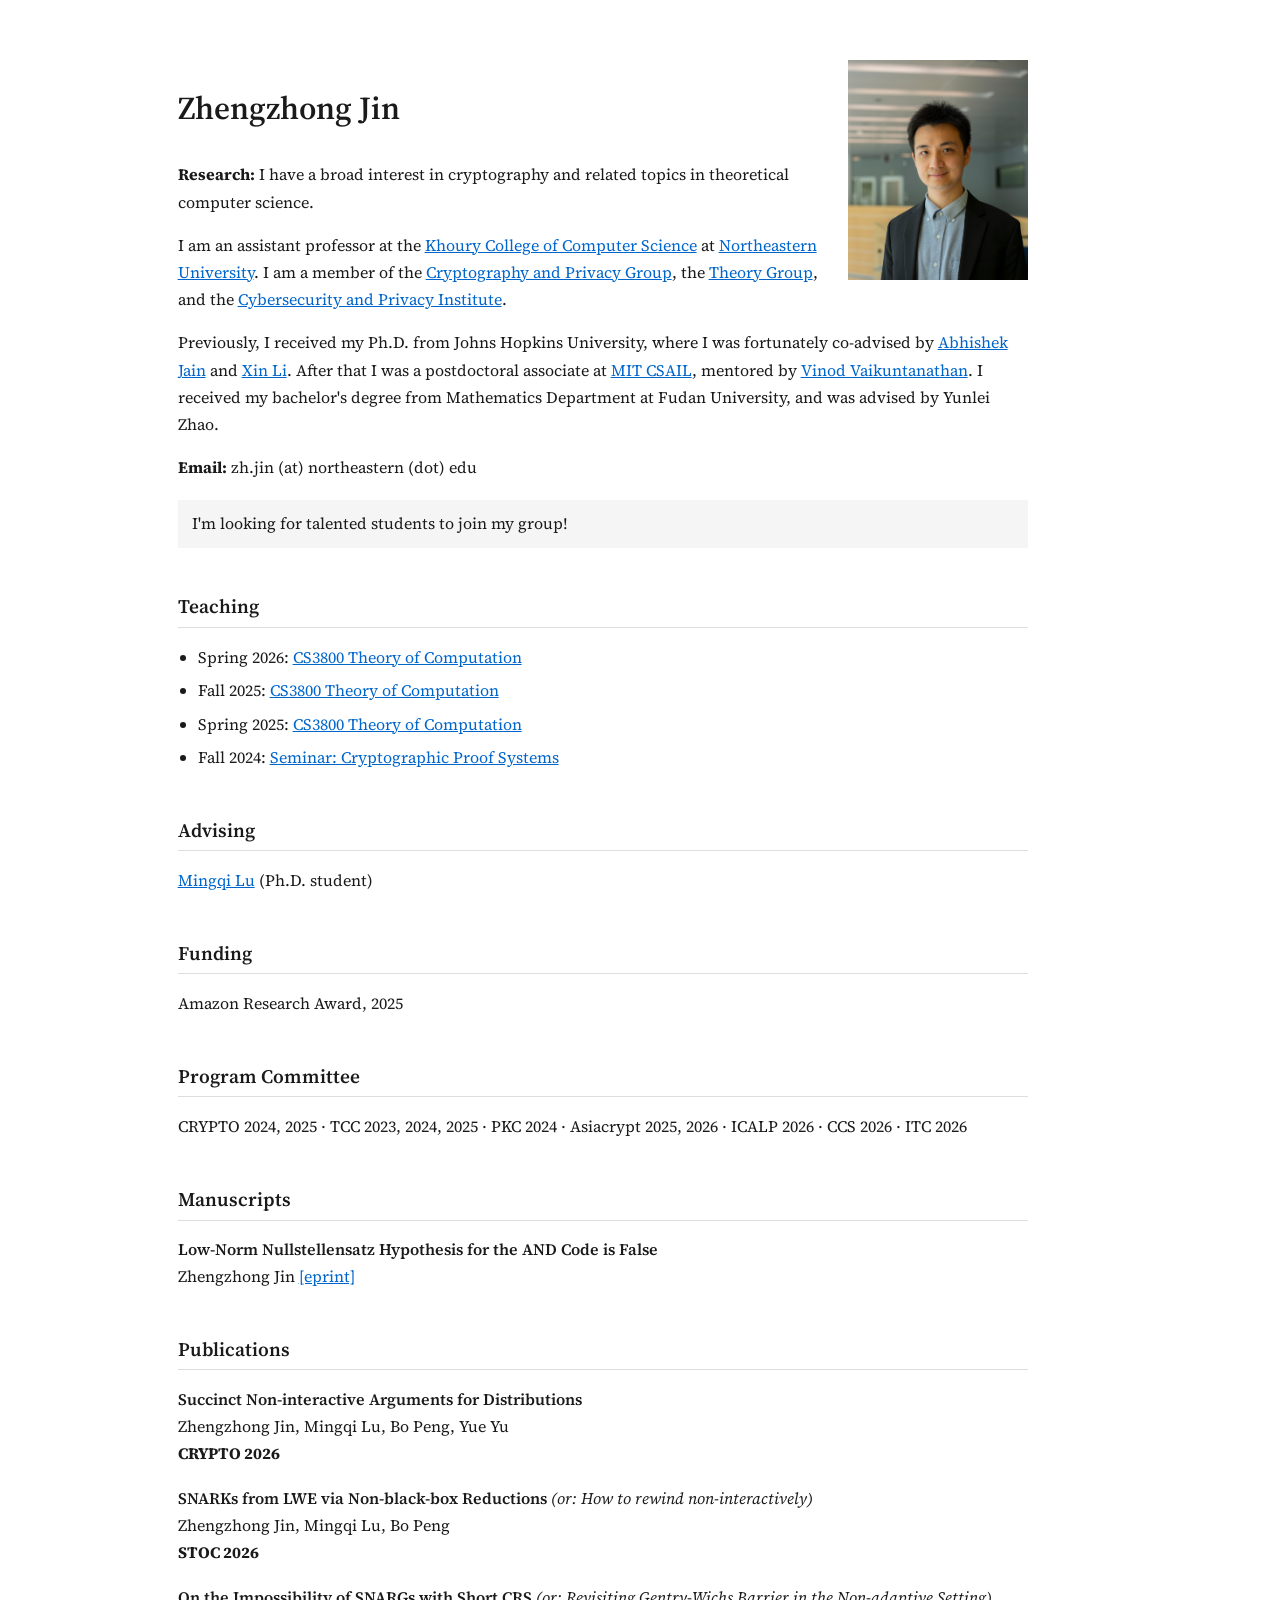
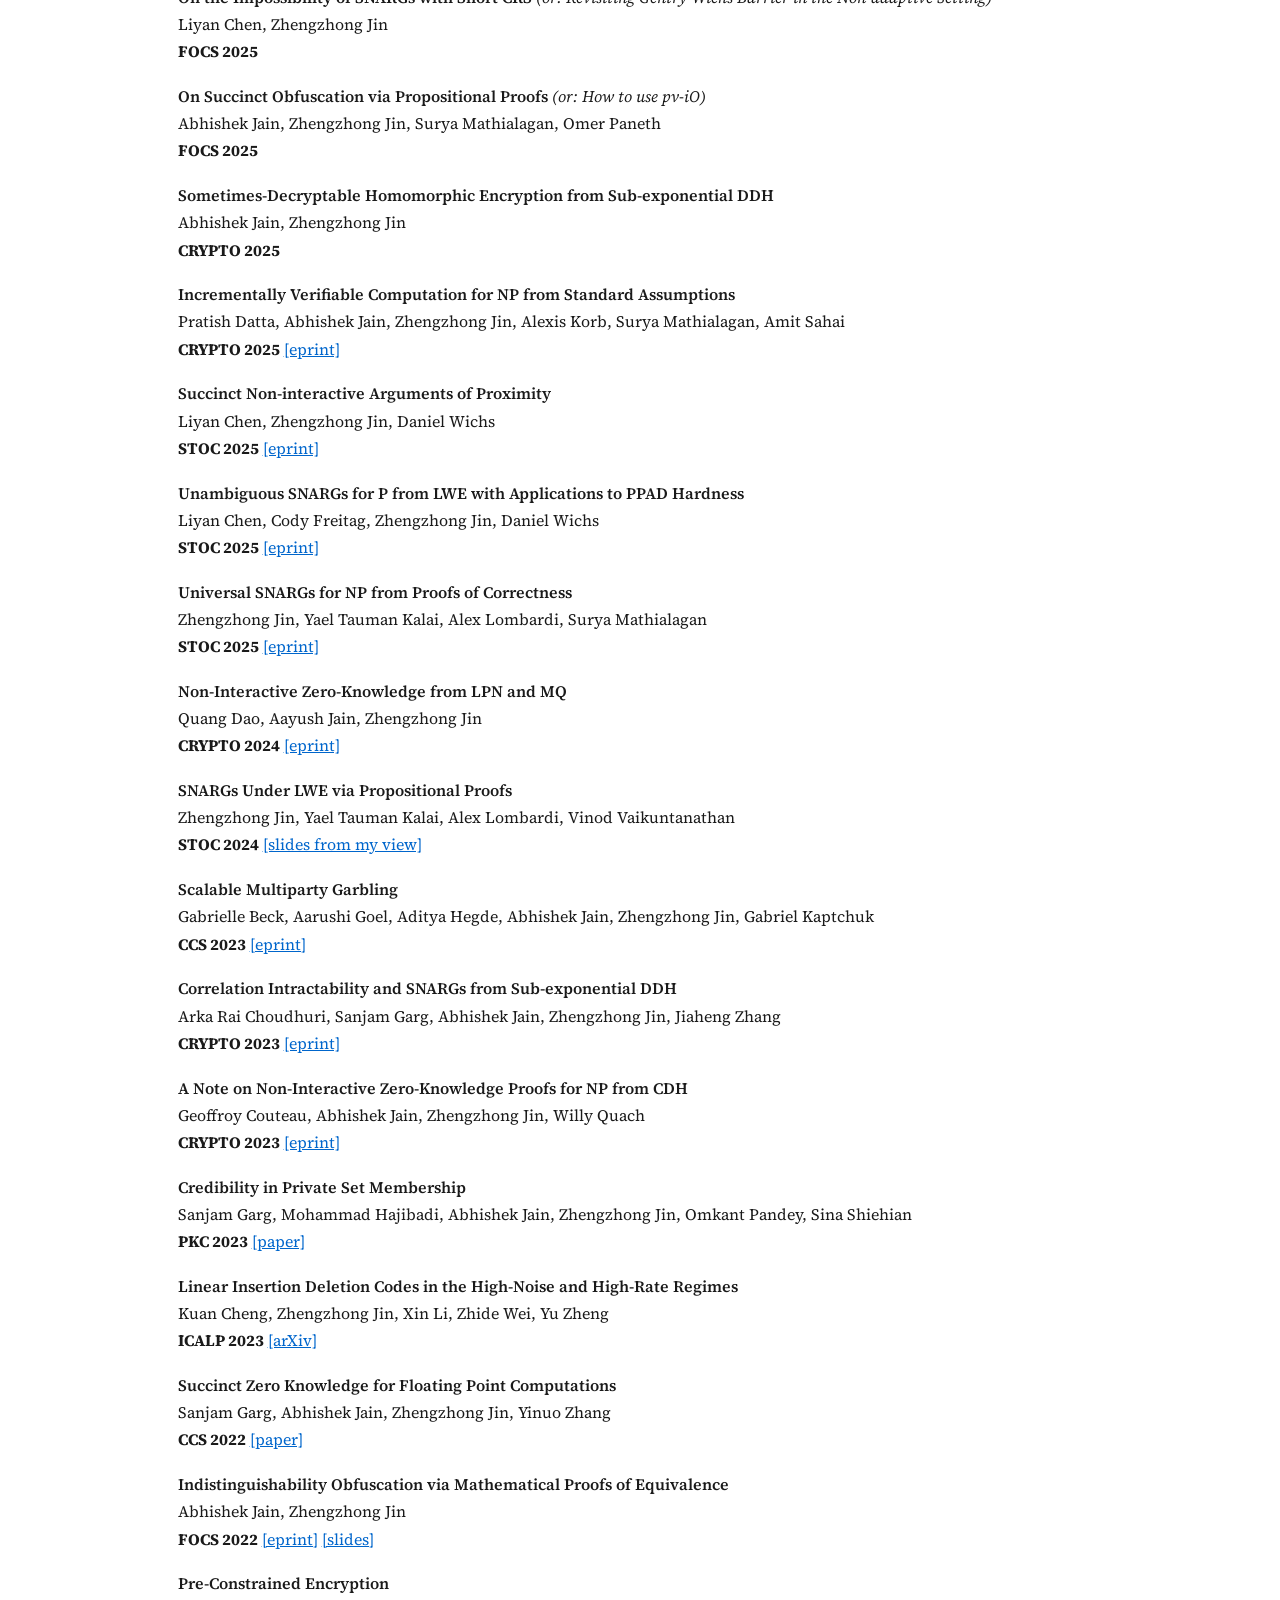
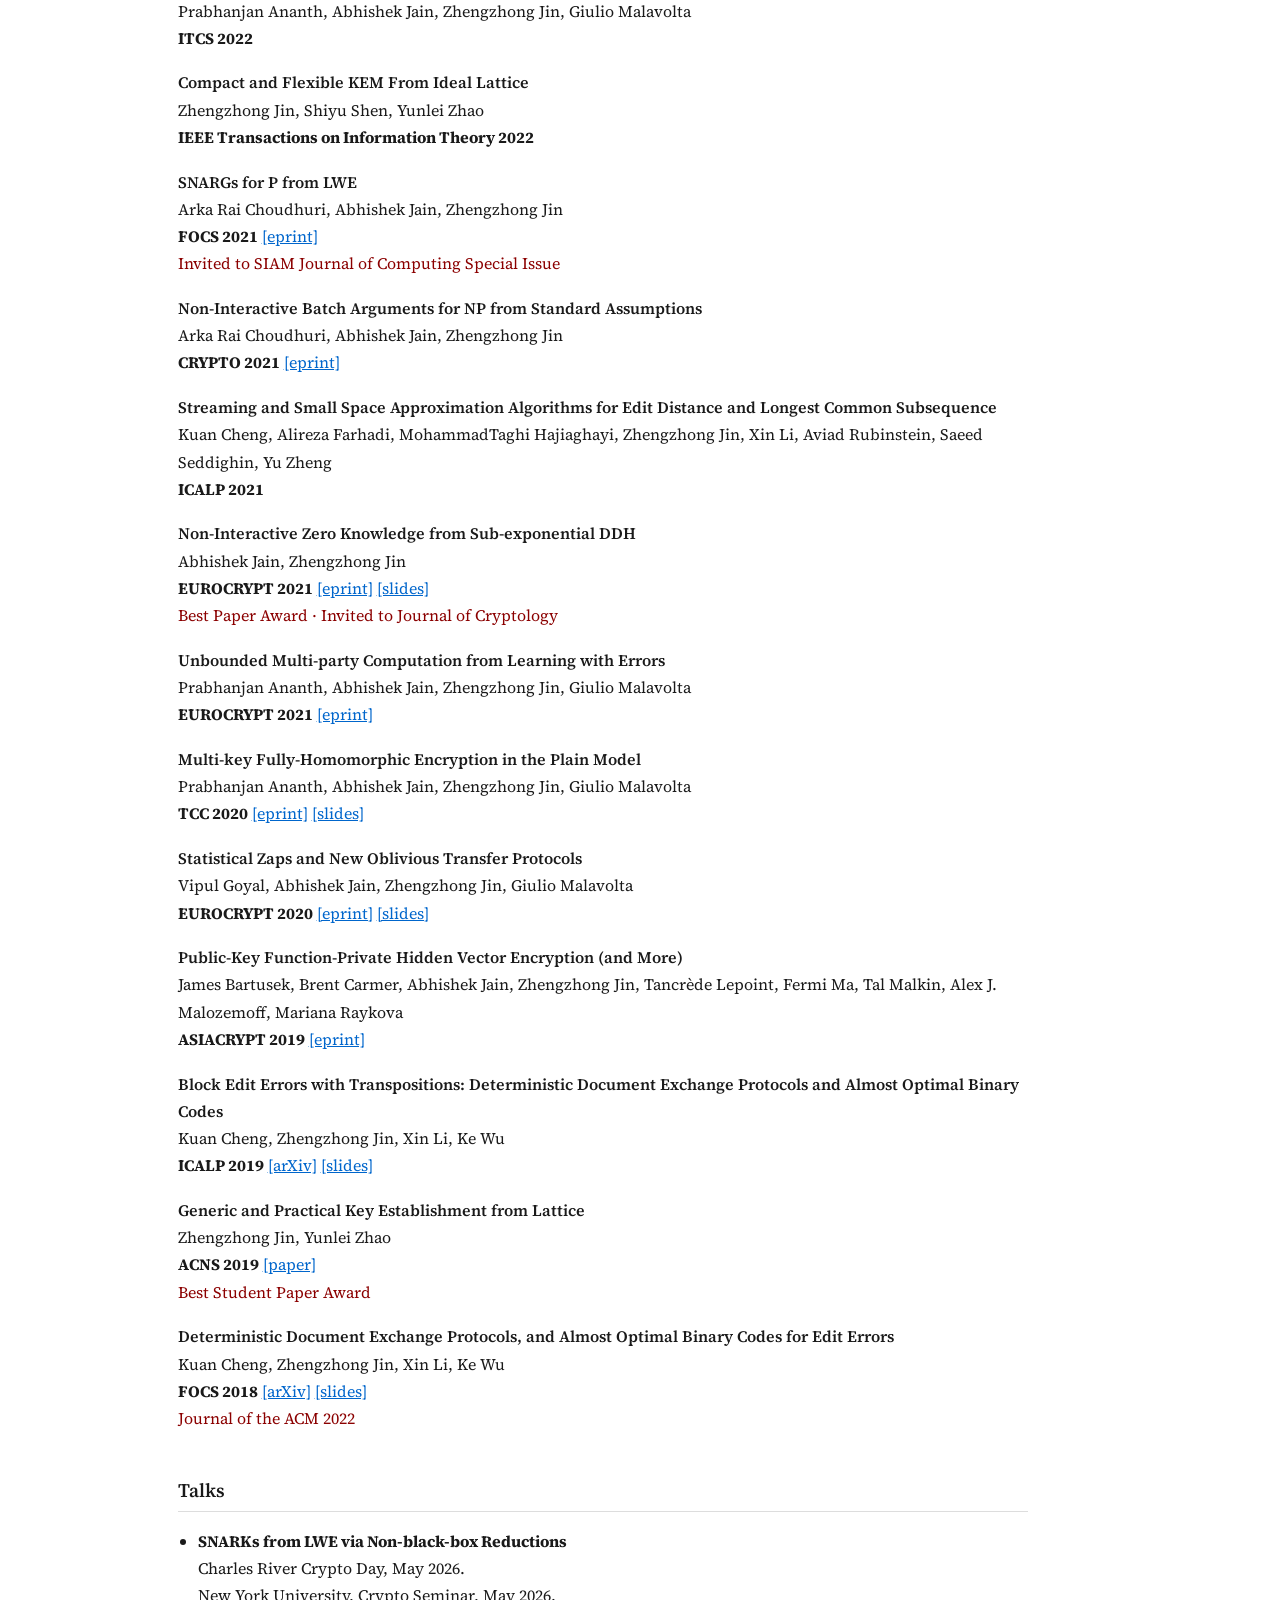
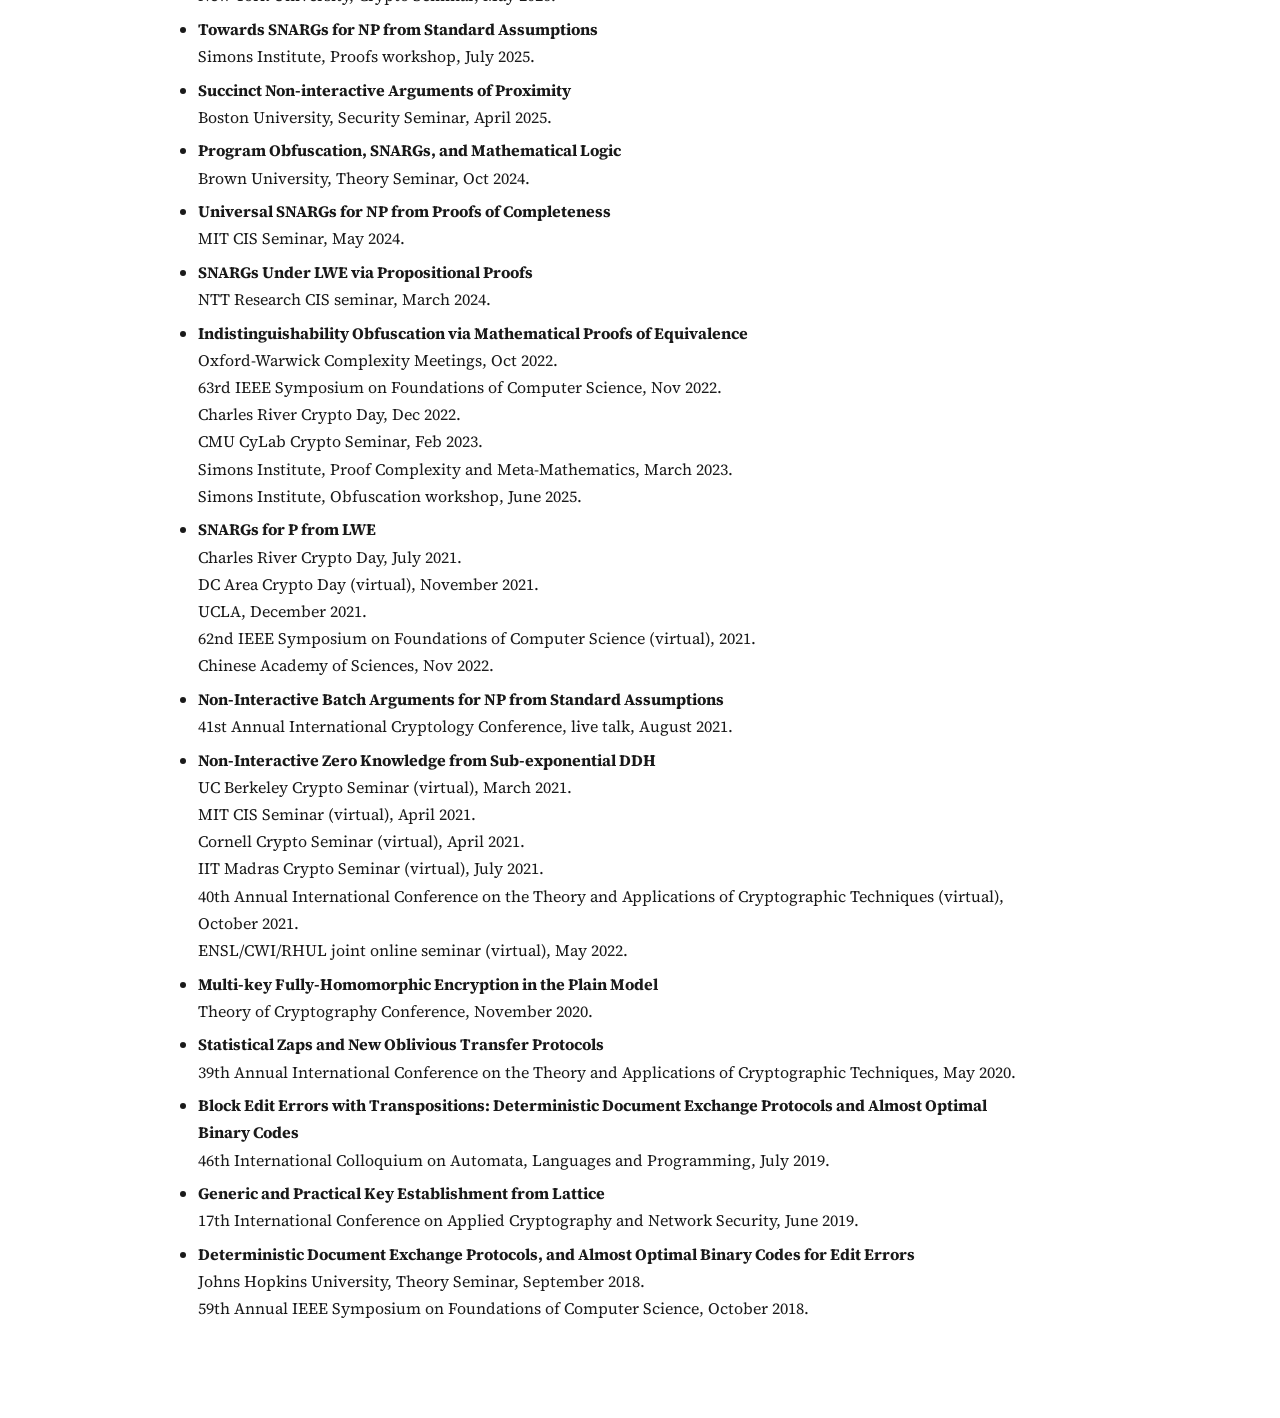
<file: docs/index.html>
<!DOCTYPE html>
<html lang="en">
<head>
    <meta charset="UTF-8">
    <meta name="viewport" content="width=device-width, initial-scale=1.0">
    <title>Zhengzhong Jin</title>
    <link rel="preconnect" href="https://fonts.googleapis.com">
    <link rel="preconnect" href="https://fonts.gstatic.com" crossorigin>
    <link href="https://fonts.googleapis.com/css2?family=Source+Serif+4:ital,wght@0,400;0,600;1,400&display=swap" rel="stylesheet">
    <style>
        body {
            font-family: 'Source Serif 4', Georgia, serif;
            max-width: 850px;
            margin: 0 auto 0 12%;
            padding: 60px 24px 80px;
            line-height: 1.7;
            color: #1a1a1a;
            background: #fff;
        }
        a { color: #0066cc; }
        h1 { 
            font-size: 2em; 
            font-weight: 600;
            margin-bottom: 0.8em;
        }
        h2 { 
            font-size: 1.2em;
            font-weight: 600;
            margin-top: 2.2em;
            margin-bottom: 0.8em;
            border-bottom: 1px solid #ddd;
            padding-bottom: 4px;
        }
        img { 
            width: 180px; 
            height: 220px;
            float: right; 
            margin: 0 0 20px 28px; 
            object-fit: cover;
            object-position: 76% 15%;
        }
        .pub { margin-bottom: 1.1em; }
        .pub-title { font-weight: 600; }
        .pub-subtitle { font-style: italic; }
        .pub-award { color: #8b0000; }
        .note { 
            background: #f5f5f5;
            padding: 10px 14px; 
            margin: 1.2em 0;
        }
        ul { padding-left: 20px; }
        li { margin-bottom: 0.4em; }
        @media (max-width: 600px) {
            img { float: none; display: block; margin: 0 auto 20px; }
        }
    </style>
</head>
<body>

<img src="photo1.jpg" alt="Zhengzhong Jin">

<h1>Zhengzhong Jin</h1>

<p><b>Research:</b> I have a broad interest in cryptography and related topics in theoretical computer science.</p>

<p>I am an assistant professor at the <a href="https://www.khoury.northeastern.edu/">Khoury College of Computer Science</a> at <a href="https://www.northeastern.edu/">Northeastern University</a>. I am a member of the <a href="https://neucrypt.github.io/">Cryptography and Privacy Group</a>, the <a href="https://www2.ccs.neu.edu/theory/">Theory Group</a>, and the <a href="https://cyber.northeastern.edu/">Cybersecurity and Privacy Institute</a>.</p>

<p>Previously, I received my Ph.D. from Johns Hopkins University, where I was fortunately co-advised by <a href="https://www.cs.jhu.edu/~abhishek/">Abhishek Jain</a> and <a href="https://www.cs.jhu.edu/~lixints/">Xin Li</a>. After that I was a postdoctoral associate at <a href="https://www.csail.mit.edu/">MIT CSAIL</a>, mentored by <a href="https://people.csail.mit.edu/vinodv/">Vinod Vaikuntanathan</a>. I received my bachelor's degree from Mathematics Department at Fudan University, and was advised by Yunlei Zhao.</p>

<p><b>Email:</b> zh.jin (at) northeastern (dot) edu</p>

<p class="note">I'm looking for talented students to join my group!</p>

<h2>Teaching</h2>
<ul>
    <li>Spring 2026: <a href="https://piazza.com/northeastern/spring2026/cs38005/home">CS3800 Theory of Computation</a></li>
    <li>Fall 2025: <a href="https://piazza.com/northeastern/fall2025/cs38004/home">CS3800 Theory of Computation</a></li>
    <li>Spring 2025: <a href="https://piazza.com/northeastern/spring2025/cs38003/home">CS3800 Theory of Computation</a></li>
    <li>Fall 2024: <a href="Seminar2024Fall.html">Seminar: Cryptographic Proof Systems</a></li>
</ul>

<h2>Advising</h2>
<p><a href="https://mingqilu.github.io/">Mingqi Lu</a> (Ph.D. student)</p>
<!-- <p>Previous interns: <a href="https://chen.liyan.site">Liyan Chen</a>, <a href="https://p-b-p-b.github.io/">Bo Peng</a></p> -->

<h2>Funding</h2>
<p>Amazon Research Award, 2025</p>

<h2>Program Committee</h2>
<p>CRYPTO 2024, 2025 · TCC 2023, 2024, 2025 · PKC 2024 · Asiacrypt 2025, 2026 · ICALP 2026 · CCS 2026 · ITC 2026</p>

<h2>Manuscripts</h2>

<div class="pub">
    <span class="pub-title">Low-Norm Nullstellensatz Hypothesis for the AND Code is False</span><br>
    Zhengzhong Jin <a href="https://eprint.iacr.org/2026/1087">[eprint]</a>
</div>

<h2>Publications</h2>

<!-- To add a new publication, copy this template:
<div class="pub">
    <span class="pub-title">TITLE</span><br>
    AUTHORS<br>
    <b>VENUE</b> <a href="LINK">[eprint]</a>
</div>
-->

<div class="pub">
    <span class="pub-title">Succinct Non-interactive Arguments for Distributions</span><br>
    Zhengzhong Jin, Mingqi Lu, Bo Peng, Yue Yu<br>
    <b>CRYPTO 2026</b> <!-- <a href="LINK">[eprint]</a> -->
</div>

<div class="pub">
    <span class="pub-title">SNARKs from LWE via Non-black-box Reductions</span>
    <span class="pub-subtitle">(or: How to rewind non-interactively)</span><br>
    Zhengzhong Jin, Mingqi Lu, Bo Peng<br>
    <b>STOC 2026</b> <!-- <a href="LINK">[eprint]</a> -->
</div>

<div class="pub">
    <span class="pub-title">On the Impossibility of SNARGs with Short CRS</span>
    <span class="pub-subtitle">(or: Revisiting Gentry-Wichs Barrier in the Non-adaptive Setting)</span><br>
    Liyan Chen, Zhengzhong Jin<br>
    <b>FOCS 2025</b>
</div>

<div class="pub">
    <span class="pub-title">On Succinct Obfuscation via Propositional Proofs</span>
    <span class="pub-subtitle">(or: How to use pv-iO)</span><br>
    Abhishek Jain, Zhengzhong Jin, Surya Mathialagan, Omer Paneth<br>
    <b>FOCS 2025</b>
</div>

<div class="pub">
    <span class="pub-title">Sometimes-Decryptable Homomorphic Encryption from Sub-exponential DDH</span><br>
    Abhishek Jain, Zhengzhong Jin<br>
    <b>CRYPTO 2025</b>
</div>

<div class="pub">
    <span class="pub-title">Incrementally Verifiable Computation for NP from Standard Assumptions</span><br>
    Pratish Datta, Abhishek Jain, Zhengzhong Jin, Alexis Korb, Surya Mathialagan, Amit Sahai<br>
    <b>CRYPTO 2025</b> <a href="https://eprint.iacr.org/2025/1546.pdf">[eprint]</a>
</div>

<div class="pub">
    <span class="pub-title">Succinct Non-interactive Arguments of Proximity</span><br>
    Liyan Chen, Zhengzhong Jin, Daniel Wichs<br>
    <b>STOC 2025</b> <a href="https://eprint.iacr.org/2026/184.pdf">[eprint]</a>
</div>

<div class="pub">
    <span class="pub-title">Unambiguous SNARGs for P from LWE with Applications to PPAD Hardness</span><br>
    Liyan Chen, Cody Freitag, Zhengzhong Jin, Daniel Wichs<br>
    <b>STOC 2025</b> <a href="https://eprint.iacr.org/2025/1913">[eprint]</a>
</div>

<div class="pub">
    <span class="pub-title">Universal SNARGs for NP from Proofs of Correctness</span><br>
    Zhengzhong Jin, Yael Tauman Kalai, Alex Lombardi, Surya Mathialagan<br>
    <b>STOC 2025</b> <a href="https://eprint.iacr.org/2024/2015.pdf">[eprint]</a>
</div>

<div class="pub">
    <span class="pub-title">Non-Interactive Zero-Knowledge from LPN and MQ</span><br>
    Quang Dao, Aayush Jain, Zhengzhong Jin<br>
    <b>CRYPTO 2024</b> <a href="https://eprint.iacr.org/2024/1254.pdf">[eprint]</a>
</div>

<div class="pub">
    <span class="pub-title">SNARGs Under LWE via Propositional Proofs</span><br>
    Zhengzhong Jin, Yael Tauman Kalai, Alex Lombardi, Vinod Vaikuntanathan<br>
    <b>STOC 2024</b> <a href="SNARGs_via_Prop_Proofs_pdf.pdf">[slides from my view]</a>
</div>

<div class="pub">
    <span class="pub-title">Scalable Multiparty Garbling</span><br>
    Gabrielle Beck, Aarushi Goel, Aditya Hegde, Abhishek Jain, Zhengzhong Jin, Gabriel Kaptchuk<br>
    <b>CCS 2023</b> <a href="https://eprint.iacr.org/2023/099">[eprint]</a>
</div>

<div class="pub">
    <span class="pub-title">Correlation Intractability and SNARGs from Sub-exponential DDH</span><br>
    Arka Rai Choudhuri, Sanjam Garg, Abhishek Jain, Zhengzhong Jin, Jiaheng Zhang<br>
    <b>CRYPTO 2023</b> <a href="https://eprint.iacr.org/2022/1486">[eprint]</a>
</div>

<div class="pub">
    <span class="pub-title">A Note on Non-Interactive Zero-Knowledge Proofs for NP from CDH</span><br>
    Geoffroy Couteau, Abhishek Jain, Zhengzhong Jin, Willy Quach<br>
    <b>CRYPTO 2023</b> <a href="https://eprint.iacr.org/2023/970">[eprint]</a>
</div>

<div class="pub">
    <span class="pub-title">Credibility in Private Set Membership</span><br>
    Sanjam Garg, Mohammad Hajibadi, Abhishek Jain, Zhengzhong Jin, Omkant Pandey, Sina Shiehian<br>
    <b>PKC 2023</b> <a href="https://link.springer.com/chapter/10.1007/978-3-031-31371-4_6">[paper]</a>
</div>

<div class="pub">
    <span class="pub-title">Linear Insertion Deletion Codes in the High-Noise and High-Rate Regimes</span><br>
    Kuan Cheng, Zhengzhong Jin, Xin Li, Zhide Wei, Yu Zheng<br>
    <b>ICALP 2023</b> <a href="https://arxiv.org/abs/2303.17370">[arXiv]</a>
</div>

<div class="pub">
    <span class="pub-title">Succinct Zero Knowledge for Floating Point Computations</span><br>
    Sanjam Garg, Abhishek Jain, Zhengzhong Jin, Yinuo Zhang<br>
    <b>CCS 2022</b> <a href="https://dl.acm.org/doi/10.1145/3548606.3560653">[paper]</a>
</div>

<div class="pub">
    <span class="pub-title">Indistinguishability Obfuscation via Mathematical Proofs of Equivalence</span><br>
    Abhishek Jain, Zhengzhong Jin<br>
    <b>FOCS 2022</b> <a href="https://eprint.iacr.org/2022/1430">[eprint]</a> <a href="iOfromLogic.pdf">[slides]</a>
</div>

<div class="pub">
    <span class="pub-title">Pre-Constrained Encryption</span><br>
    Prabhanjan Ananth, Abhishek Jain, Zhengzhong Jin, Giulio Malavolta<br>
    <b>ITCS 2022</b>
</div>

<div class="pub">
    <span class="pub-title">Compact and Flexible KEM From Ideal Lattice</span><br>
    Zhengzhong Jin, Shiyu Shen, Yunlei Zhao<br>
    <b>IEEE Transactions on Information Theory 2022</b>
</div>

<div class="pub">
    <span class="pub-title">SNARGs for P from LWE</span><br>
    Arka Rai Choudhuri, Abhishek Jain, Zhengzhong Jin<br>
    <b>FOCS 2021</b> <a href="https://eprint.iacr.org/2021/808">[eprint]</a><br>
    <span class="pub-award">Invited to SIAM Journal of Computing Special Issue</span>
</div>

<div class="pub">
    <span class="pub-title">Non-Interactive Batch Arguments for NP from Standard Assumptions</span><br>
    Arka Rai Choudhuri, Abhishek Jain, Zhengzhong Jin<br>
    <b>CRYPTO 2021</b> <a href="https://eprint.iacr.org/2021/807">[eprint]</a>
</div>

<div class="pub">
    <span class="pub-title">Streaming and Small Space Approximation Algorithms for Edit Distance and Longest Common Subsequence</span><br>
    Kuan Cheng, Alireza Farhadi, MohammadTaghi Hajiaghayi, Zhengzhong Jin, Xin Li, Aviad Rubinstein, Saeed Seddighin, Yu Zheng<br>
    <b>ICALP 2021</b>
</div>

<div class="pub">
    <span class="pub-title">Non-Interactive Zero Knowledge from Sub-exponential DDH</span><br>
    Abhishek Jain, Zhengzhong Jin<br>
    <b>EUROCRYPT 2021</b> <a href="https://eprint.iacr.org/2021/514">[eprint]</a> <a href="NIZK21.pdf">[slides]</a><br>
    <span class="pub-award">Best Paper Award · Invited to Journal of Cryptology</span>
</div>

<div class="pub">
    <span class="pub-title">Unbounded Multi-party Computation from Learning with Errors</span><br>
    Prabhanjan Ananth, Abhishek Jain, Zhengzhong Jin, Giulio Malavolta<br>
    <b>EUROCRYPT 2021</b> <a href="https://eprint.iacr.org/2021/431">[eprint]</a>
</div>

<div class="pub">
    <span class="pub-title">Multi-key Fully-Homomorphic Encryption in the Plain Model</span><br>
    Prabhanjan Ananth, Abhishek Jain, Zhengzhong Jin, Giulio Malavolta<br>
    <b>TCC 2020</b> <a href="https://eprint.iacr.org/2020/180">[eprint]</a> <a href="TCC20Full.pdf">[slides]</a>
</div>

<div class="pub">
    <span class="pub-title">Statistical Zaps and New Oblivious Transfer Protocols</span><br>
    Vipul Goyal, Abhishek Jain, Zhengzhong Jin, Giulio Malavolta<br>
    <b>EUROCRYPT 2020</b> <a href="https://eprint.iacr.org/2020/235">[eprint]</a> <a href="EUROCRYPT20Full.pdf">[slides]</a>
</div>

<div class="pub">
    <span class="pub-title">Public-Key Function-Private Hidden Vector Encryption (and More)</span><br>
    James Bartusek, Brent Carmer, Abhishek Jain, Zhengzhong Jin, Tancrède Lepoint, Fermi Ma, Tal Malkin, Alex J. Malozemoff, Mariana Raykova<br>
    <b>ASIACRYPT 2019</b> <a href="https://eprint.iacr.org/2019/746">[eprint]</a>
</div>

<div class="pub">
    <span class="pub-title">Block Edit Errors with Transpositions: Deterministic Document Exchange Protocols and Almost Optimal Binary Codes</span><br>
    Kuan Cheng, Zhengzhong Jin, Xin Li, Ke Wu<br>
    <b>ICALP 2019</b> <a href="https://arxiv.org/abs/1809.00725">[arXiv]</a> <a href="ICALP19Full.pdf">[slides]</a>
</div>

<div class="pub">
    <span class="pub-title">Generic and Practical Key Establishment from Lattice</span><br>
    Zhengzhong Jin, Yunlei Zhao<br>
    <b>ACNS 2019</b> <a href="https://link.springer.com/chapter/10.1007/978-3-030-21568-2_15">[paper]</a><br>
    <span class="pub-award">Best Student Paper Award</span>
</div>

<div class="pub">
    <span class="pub-title">Deterministic Document Exchange Protocols, and Almost Optimal Binary Codes for Edit Errors</span><br>
    Kuan Cheng, Zhengzhong Jin, Xin Li, Ke Wu<br>
    <b>FOCS 2018</b> <a href="https://arxiv.org/abs/1804.05776">[arXiv]</a> <a href="FOCS18Full.pdf">[slides]</a><br>
    <span class="pub-award">Journal of the ACM 2022</span>
</div>

<h2>Talks</h2>
<ul>
    <li><b>SNARKs from LWE via Non-black-box Reductions</b><br>
        Charles River Crypto Day, May 2026.<br>
        New York University, Crypto Seminar, May 2026.<br></li>

    <li><b>Towards SNARGs for NP from Standard Assumptions</b><br>
        Simons Institute, Proofs workshop, July 2025.</li>
    <li><b>Succinct Non-interactive Arguments of Proximity</b><br>
        Boston University, Security Seminar, April 2025.</li>
    <li><b>Program Obfuscation, SNARGs, and Mathematical Logic</b><br>
        Brown University, Theory Seminar, Oct 2024.</li>
    <li><b>Universal SNARGs for NP from Proofs of Completeness</b><br>
        MIT CIS Seminar, May 2024.</li>
    <li><b>SNARGs Under LWE via Propositional Proofs</b><br>
        NTT Research CIS seminar, March 2024.</li>
    <li><b>Indistinguishability Obfuscation via Mathematical Proofs of Equivalence</b><br>
        Oxford-Warwick Complexity Meetings, Oct 2022.<br>
        63rd IEEE Symposium on Foundations of Computer Science, Nov 2022.<br>
        Charles River Crypto Day, Dec 2022.<br>
        CMU CyLab Crypto Seminar, Feb 2023.<br>
        Simons Institute, Proof Complexity and Meta-Mathematics, March 2023.<br>
        Simons Institute, Obfuscation workshop, June 2025.</li>
    <li><b>SNARGs for P from LWE</b><br>
        Charles River Crypto Day, July 2021.<br>
        DC Area Crypto Day (virtual), November 2021.<br>
        UCLA, December 2021.<br>
        62nd IEEE Symposium on Foundations of Computer Science (virtual), 2021.<br>
        Chinese Academy of Sciences, Nov 2022.</li>
    <li><b>Non-Interactive Batch Arguments for NP from Standard Assumptions</b><br>
        41st Annual International Cryptology Conference, live talk, August 2021.</li>
    <li><b>Non-Interactive Zero Knowledge from Sub-exponential DDH</b><br>
        UC Berkeley Crypto Seminar (virtual), March 2021.<br>
        MIT CIS Seminar (virtual), April 2021.<br>
        Cornell Crypto Seminar (virtual), April 2021.<br>
        IIT Madras Crypto Seminar (virtual), July 2021.<br>
        40th Annual International Conference on the Theory and Applications of Cryptographic Techniques (virtual), October 2021.<br>
        ENSL/CWI/RHUL joint online seminar (virtual), May 2022.</li>
    <li><b>Multi-key Fully-Homomorphic Encryption in the Plain Model</b><br>
        Theory of Cryptography Conference, November 2020.</li>
    <li><b>Statistical Zaps and New Oblivious Transfer Protocols</b><br>
        39th Annual International Conference on the Theory and Applications of Cryptographic Techniques, May 2020.</li>
    <li><b>Block Edit Errors with Transpositions: Deterministic Document Exchange Protocols and Almost Optimal Binary Codes</b><br>
        46th International Colloquium on Automata, Languages and Programming, July 2019.</li>
    <li><b>Generic and Practical Key Establishment from Lattice</b><br>
        17th International Conference on Applied Cryptography and Network Security, June 2019.</li>
    <li><b>Deterministic Document Exchange Protocols, and Almost Optimal Binary Codes for Edit Errors</b><br>
        Johns Hopkins University, Theory Seminar, September 2018.<br>
        59th Annual IEEE Symposium on Foundations of Computer Science, October 2018.</li>
</ul>

</body>
</html>
</file>
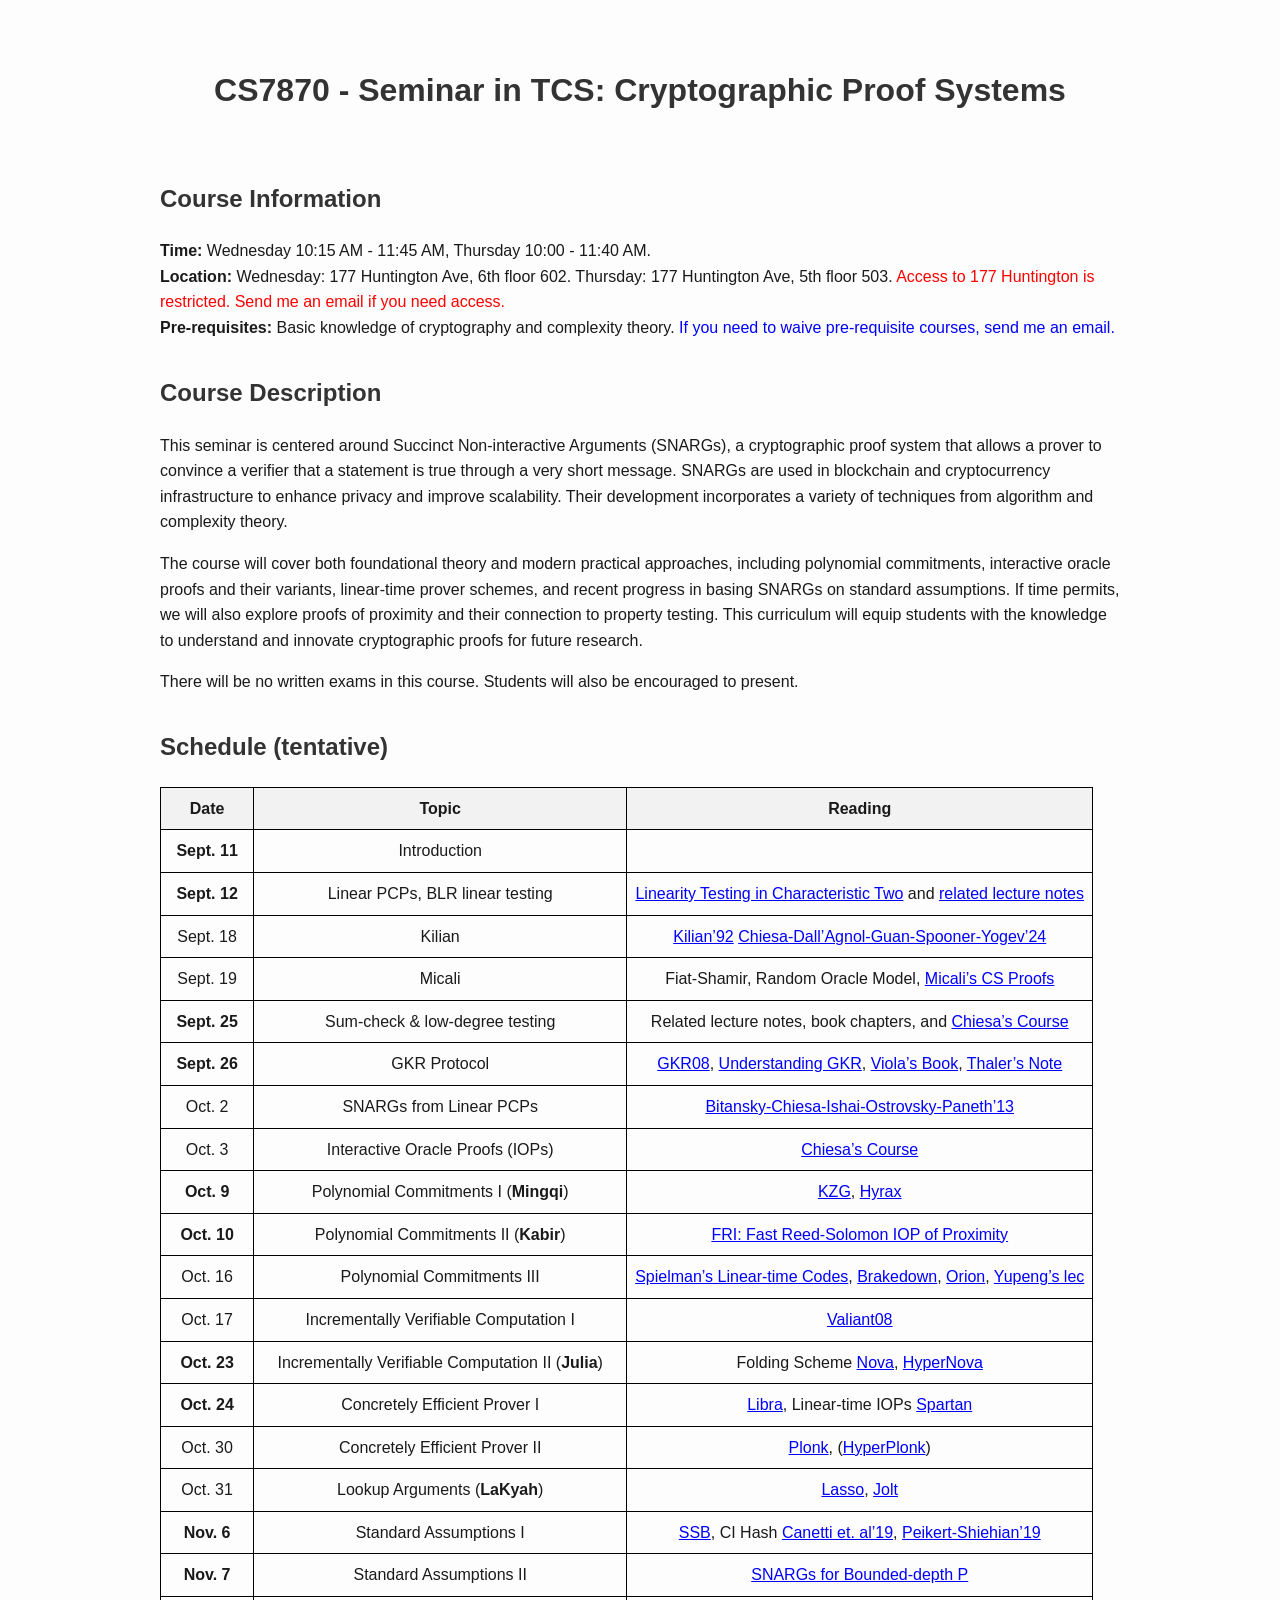
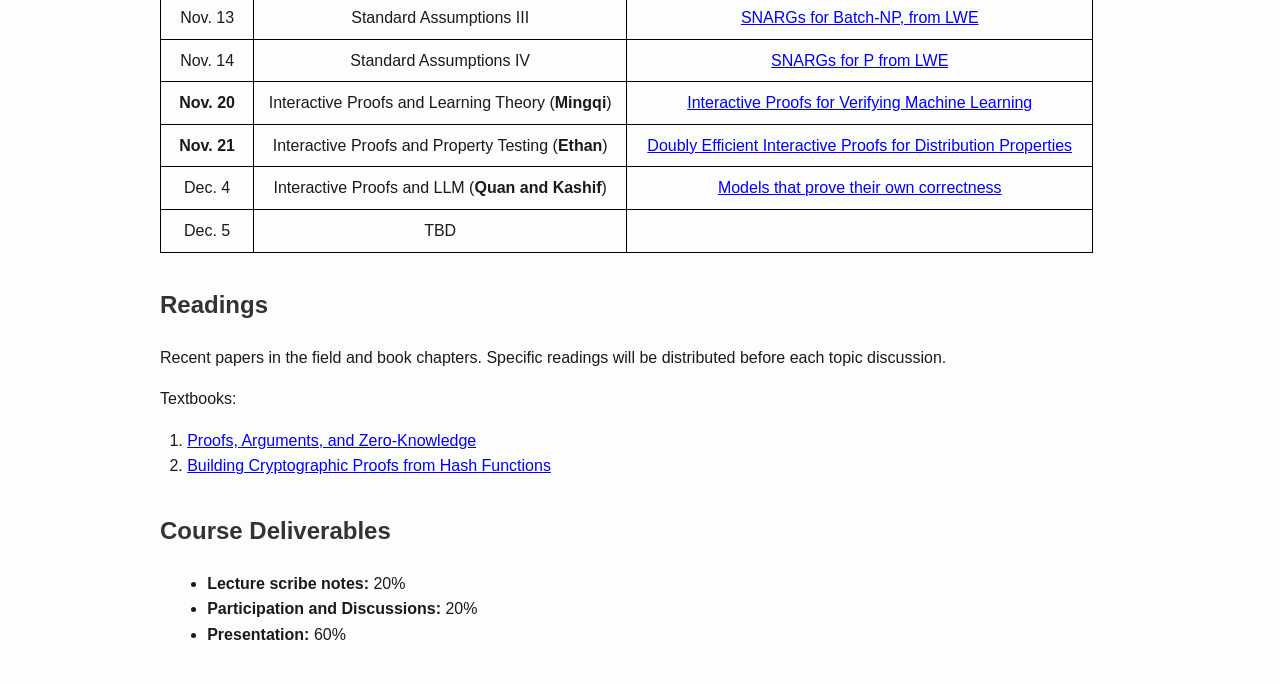
<file: docs/Seminar2024Fall.html>
<!DOCTYPE html>
<html xmlns="http://www.w3.org/1999/xhtml" lang="" xml:lang="">
<head>
  <meta charset="utf-8" />
  <meta name="generator" content="pandoc" />
  <meta name="viewport" content="width=device-width, initial-scale=1.0, user-scalable=yes" />
  <title>CS7870 - Seminar in TCS: Cryptographic Proof Systems</title>
  <style>
    html {
      color: #1a1a1a;
      background-color: #fdfdfd;
    }
    body {
      margin: 0 auto;
      max-width: 36em;
      padding-left: 50px;
      padding-right: 50px;
      padding-top: 50px;
      padding-bottom: 50px;
      hyphens: auto;
      overflow-wrap: break-word;
      text-rendering: optimizeLegibility;
      font-kerning: normal;
    }
    @media (max-width: 600px) {
      body {
        font-size: 0.9em;
        padding: 12px;
      }
      h1 {
        font-size: 1.8em;
      }
    }
    @media print {
      html {
        background-color: white;
      }
      body {
        background-color: transparent;
        color: black;
        font-size: 12pt;
      }
      p, h2, h3 {
        orphans: 3;
        widows: 3;
      }
      h2, h3, h4 {
        page-break-after: avoid;
      }
    }
    p {
      margin: 1em 0;
    }
    a {
      color: #1a1a1a;
    }
    a:visited {
      color: #1a1a1a;
    }
    img {
      max-width: 100%;
    }
    svg {
      height: auto;
      max-width: 100%;
    }
    h1, h2, h3, h4, h5, h6 {
      margin-top: 1.4em;
    }
    h5, h6 {
      font-size: 1em;
      font-style: italic;
    }
    h6 {
      font-weight: normal;
    }
    ol, ul {
      padding-left: 1.7em;
      margin-top: 1em;
    }
    li > ol, li > ul {
      margin-top: 0;
    }
    blockquote {
      margin: 1em 0 1em 1.7em;
      padding-left: 1em;
      border-left: 2px solid #e6e6e6;
      color: #606060;
    }
    code {
      font-family: Menlo, Monaco, Consolas, 'Lucida Console', monospace;
      font-size: 85%;
      margin: 0;
      hyphens: manual;
    }
    pre {
      margin: 1em 0;
      overflow: auto;
    }
    pre code {
      padding: 0;
      overflow: visible;
      overflow-wrap: normal;
    }
    .sourceCode {
     background-color: transparent;
     overflow: visible;
    }
    hr {
      background-color: #1a1a1a;
      border: none;
      height: 1px;
      margin: 1em 0;
    }
    table {
      margin: 1em 0;
      border-collapse: collapse;
      width: 100%;
      overflow-x: auto;
      display: block;
      font-variant-numeric: lining-nums tabular-nums;
    }
    table caption {
      margin-bottom: 0.75em;
    }
    tbody {
      margin-top: 0.5em;
      border-top: 1px solid #1a1a1a;
      border-bottom: 1px solid #1a1a1a;
    }
    th {
      border-top: 1px solid #1a1a1a;
      padding: 0.25em 0.5em 0.25em 0.5em;
    }
    td {
      padding: 0.125em 0.5em 0.25em 0.5em;
    }
    header {
      margin-bottom: 4em;
      text-align: center;
    }
    #TOC li {
      list-style: none;
    }
    #TOC ul {
      padding-left: 1.3em;
    }
    #TOC > ul {
      padding-left: 0;
    }
    #TOC a:not(:hover) {
      text-decoration: none;
    }
    code{white-space: pre-wrap;}
    span.smallcaps{font-variant: small-caps;}
    div.columns{display: flex; gap: min(4vw, 1.5em);}
    div.column{flex: auto; overflow-x: auto;}
    div.hanging-indent{margin-left: 1.5em; text-indent: -1.5em;}
    /* The extra [class] is a hack that increases specificity enough to
       override a similar rule in reveal.js */
    ul.task-list[class]{list-style: none;}
    ul.task-list li input[type="checkbox"] {
      font-size: inherit;
      width: 0.8em;
      margin: 0 0.8em 0.2em -1.6em;
      vertical-align: middle;
    }
    .display.math{display: block; text-align: center; margin: 0.5rem auto;}
  </style>
</head>
<body>
<header id="title-block-header">
<h1 class="title">CS7870 - Seminar in TCS: Cryptographic Proof
Systems</h1>
</header>
<style>
  body {
      font-family: Arial, sans-serif;
      line-height: 1.6;
      max-width: 75%;
      margin: 0 auto;
      padding: 20px;
  }

  h1, h2, h3 {
      color: #333;
  }

  p {
      font-size: 16px;
  }

  ul {
      margin-left: 20px;
  }

  a {
      color: blue !important;
  }

  table {
      border-collapse: collapse;
      width: 100%;
  }
  th, td {
      border: 1px solid black;
      padding: 8px;
      text-align: center;
  }
  th {
      background-color: #f2f2f2;
  }
  td:nth-child(1) {
      width: 10%; /* Adjust this percentage to make the Date column wider */
  }
  td:nth-child(2) {
      width: 40%; /* Adjust this percentage to make the Topic column wider */
  }
  td:nth-child(3) {
      width: 70%; /* Adjust this percentage to balance the Details column */
  }

</style>
<h2 id="course-information">Course Information</h2>
<p><strong>Time:</strong> Wednesday 10:15 AM - 11:45 AM, Thursday 10:00
- 11:40 AM.<br />
<strong>Location:</strong> Wednesday: 177 Huntington Ave, 6th floor 602.
Thursday: 177 Huntington Ave, 5th floor 503. <span
style="color: red;">Access to 177 Huntington is restricted. Send me an
email if you need access.</span><br />
<strong>Pre-requisites:</strong> Basic knowledge of cryptography and
complexity theory. <span style="color: blue;">If you need to waive
pre-requisite courses, send me an email.</span></p>
<h2 id="course-description">Course Description</h2>
<p>This seminar is centered around Succinct Non-interactive Arguments
(SNARGs), a cryptographic proof system that allows a prover to convince
a verifier that a statement is true through a very short message. SNARGs
are used in blockchain and cryptocurrency infrastructure to enhance
privacy and improve scalability. Their development incorporates a
variety of techniques from algorithm and complexity theory.</p>
<p>The course will cover both foundational theory and modern practical
approaches, including polynomial commitments, interactive oracle proofs
and their variants, linear-time prover schemes, and recent progress in
basing SNARGs on standard assumptions. If time permits, we will also
explore proofs of proximity and their connection to property testing.
This curriculum will equip students with the knowledge to understand and
innovate cryptographic proofs for future research.</p>
<p>There will be no written exams in this course. Students will also be
encouraged to present.</p>
<h2 id="schedule-tentative">Schedule (tentative)</h2>
<table>
<colgroup>
<col style="width: 5%" />
<col style="width: 15%" />
<col style="width: 79%" />
</colgroup>
<thead>
<tr>
<th><strong>Date</strong></th>
<th><strong>Topic</strong></th>
<th><strong>Reading</strong></th>
</tr>
</thead>
<tbody>
<tr>
<td><strong>Sept. 11</strong></td>
<td>Introduction</td>
<td></td>
</tr>
<tr>
<td><strong>Sept. 12</strong></td>
<td>Linear PCPs, BLR linear testing</td>
<td><a
href="https://cseweb.ucsd.edu/~mihir/papers/linearity.pdf">Linearity
Testing in Characteristic Two</a> and <a
href="https://www.cs.purdue.edu/homes/hmaji/teaching/Spring%202019/lectures/33.pdf">related
lecture notes</a></td>
</tr>
<tr>
<td>Sept. 18</td>
<td>Kilian</td>
<td><a
href="https://dl.acm.org/doi/pdf/10.1145/129712.129782">Kilian’92</a> <a
href="https://eprint.iacr.org/2024/1434.pdf">Chiesa-Dall’Agnol-Guan-Spooner-Yogev’24</a></td>
</tr>
<tr>
<td>Sept. 19</td>
<td>Micali</td>
<td>Fiat-Shamir, Random Oracle Model, <a
href="https://ieeexplore.ieee.org/document/365746">Micali’s CS
Proofs</a></td>
</tr>
<tr>
<td><strong>Sept. 25</strong></td>
<td>Sum-check &amp; low-degree testing</td>
<td>Related lecture notes, book chapters, and <a
href="https://ic-people.epfl.ch/~achiesa/classes/CS294-S2019.html">Chiesa’s
Course</a></td>
</tr>
<tr>
<td><strong>Sept. 26</strong></td>
<td>GKR Protocol</td>
<td><a href="https://eccc.weizmann.ac.il/report/2017/108/">GKR08</a>, <a
href="https://hackmd.io/@timofey/rJW--amO0">Understanding GKR</a>, <a
href="https://www.khoury.northeastern.edu/home/viola/papers/moti.pdf#page=170.55">Viola’s
Book</a>, <a
href="https://people.cs.georgetown.edu/jthaler/GKRNote.pdf">Thaler’s
Note</a></td>
</tr>
<tr>
<td>Oct. 2</td>
<td>SNARGs from Linear PCPs</td>
<td><a
href="https://eprint.iacr.org/2012/718.pdf">Bitansky-Chiesa-Ishai-Ostrovsky-Paneth’13</a></td>
</tr>
<tr>
<td>Oct. 3</td>
<td>Interactive Oracle Proofs (IOPs)</td>
<td><a
href="https://ic-people.epfl.ch/~achiesa/classes/CS294-F2020.html">Chiesa’s
Course</a></td>
</tr>
<tr>
<td><strong>Oct. 9</strong></td>
<td>Polynomial Commitments I (<strong>Mingqi</strong>)</td>
<td><a
href="https://cacr.uwaterloo.ca/techreports/2010/cacr2010-10.pdf">KZG</a>,
<a href="https://eprint.iacr.org/2017/1132.pdf">Hyrax</a></td>
</tr>
<tr>
<td><strong>Oct. 10</strong></td>
<td>Polynomial Commitments II (<strong>Kabir</strong>)</td>
<td><a href="https://eccc.weizmann.ac.il/report/2017/134/download/">FRI:
Fast Reed-Solomon IOP of Proximity</a></td>
</tr>
<tr>
<td>Oct. 16</td>
<td>Polynomial Commitments III</td>
<td><a
href="https://www.cs.yale.edu/homes/spielman/Research/ITsuperc.pdf">Spielman’s
Linear-time Codes</a>, <a
href="https://eprint.iacr.org/2021/1043.pdf">Brakedown</a>, <a
href="https://eprint.iacr.org/2022/1010.pdf">Orion</a>, <a
href="https://www.youtube.com/watch?v=1S7ZjqG9uyI">Yupeng’s lec</a></td>
</tr>
<tr>
<td>Oct. 17</td>
<td>Incrementally Verifiable Computation I</td>
<td><a
href="https://dspace.mit.edu/handle/1721.1/38663">Valiant08</a></td>
</tr>
<tr>
<td><strong>Oct. 23</strong></td>
<td>Incrementally Verifiable Computation II
(<strong>Julia</strong>)</td>
<td>Folding Scheme <a
href="https://eprint.iacr.org/2021/370.pdf">Nova</a>, <a
href="https://eprint.iacr.org/2023/573.pdf">HyperNova</a></td>
</tr>
<tr>
<td><strong>Oct. 24</strong></td>
<td>Concretely Efficient Prover I</td>
<td><a href="https://eprint.iacr.org/2019/317.pdf">Libra</a>,
Linear-time IOPs <a
href="https://eprint.iacr.org/2019/550.pdf">Spartan</a></td>
</tr>
<tr>
<td>Oct. 30</td>
<td>Concretely Efficient Prover II</td>
<td><a href="https://eprint.iacr.org/2019/953.pdf">Plonk</a>, (<a
href="https://eprint.iacr.org/2022/1355.pdf">HyperPlonk</a>)</td>
</tr>
<tr>
<td>Oct. 31</td>
<td>Lookup Arguments (<strong>LaKyah</strong>)</td>
<td><a href="https://eprint.iacr.org/2023/1216.pdf">Lasso</a>, <a
href="https://eprint.iacr.org/2023/1217.pdf">Jolt</a></td>
</tr>
<tr>
<td><strong>Nov. 6</strong></td>
<td>Standard Assumptions I</td>
<td><a href="https://eprint.iacr.org/2014/669.pdf">SSB</a>, CI Hash <a
href="https://eprint.iacr.org/2018/1248.pdf">Canetti et. al’19</a>, <a
href="https://web.eecs.umich.edu/~cpeikert/pubs/nizk-lwe.pdf">Peikert-Shiehian’19</a></td>
</tr>
<tr>
<td><strong>Nov. 7</strong></td>
<td>Standard Assumptions II</td>
<td><a href="https://eprint.iacr.org/2020/980.pdf">SNARGs for
Bounded-depth P</a></td>
</tr>
<tr>
<td>Nov. 13</td>
<td>Standard Assumptions III</td>
<td><a href="https://eprint.iacr.org/2021/807.pdf">SNARGs for Batch-NP,
from LWE</a></td>
</tr>
<tr>
<td>Nov. 14</td>
<td>Standard Assumptions IV</td>
<td><a href="https://eprint.iacr.org/2021/808.pdf">SNARGs for P from
LWE</a></td>
</tr>
<tr>
<td><strong>Nov. 20</strong></td>
<td>Interactive Proofs and Learning Theory
(<strong>Mingqi</strong>)</td>
<td><a href="https://eccc.weizmann.ac.il/report/2020/058/">Interactive
Proofs for Verifying Machine Learning</a></td>
</tr>
<tr>
<td><strong>Nov. 21</strong></td>
<td>Interactive Proofs and Property Testing
(<strong>Ethan</strong>)</td>
<td><a href="https://eccc.weizmann.ac.il/report/2023/161/">Doubly
Efficient Interactive Proofs for Distribution Properties</a></td>
</tr>
<tr>
<td>Dec. 4</td>
<td>Interactive Proofs and LLM (<strong>Quan and Kashif</strong>)</td>
<td><a href="https://arxiv.org/pdf/2405.15722">Models that prove their
own correctness</a></td>
</tr>
<tr>
<td>Dec. 5</td>
<td>TBD</td>
<td></td>
</tr>
</tbody>
</table>
<h2 id="readings">Readings</h2>
<p>Recent papers in the field and book chapters. Specific readings will
be distributed before each topic discussion.</p>
<p>Textbooks:</p>
<ol type="1">
<li><a
href="https://people.cs.georgetown.edu/jthaler/ProofsArgsAndZK.pdf">Proofs,
Arguments, and Zero-Knowledge</a></li>
<li><a
href="https://github.com/hash-based-snargs-book/hash-based-snargs-book/blob/main/snargs-book.pdf">Building
Cryptographic Proofs from Hash Functions</a></li>
</ol>
<h2 id="course-deliverables">Course Deliverables</h2>
<ul>
<li><strong>Lecture scribe notes:</strong> 20%</li>
<li><strong>Participation and Discussions:</strong> 20%</li>
<li><strong>Presentation:</strong> 60%</li>
</ul>
</body>
</html>
</file>
